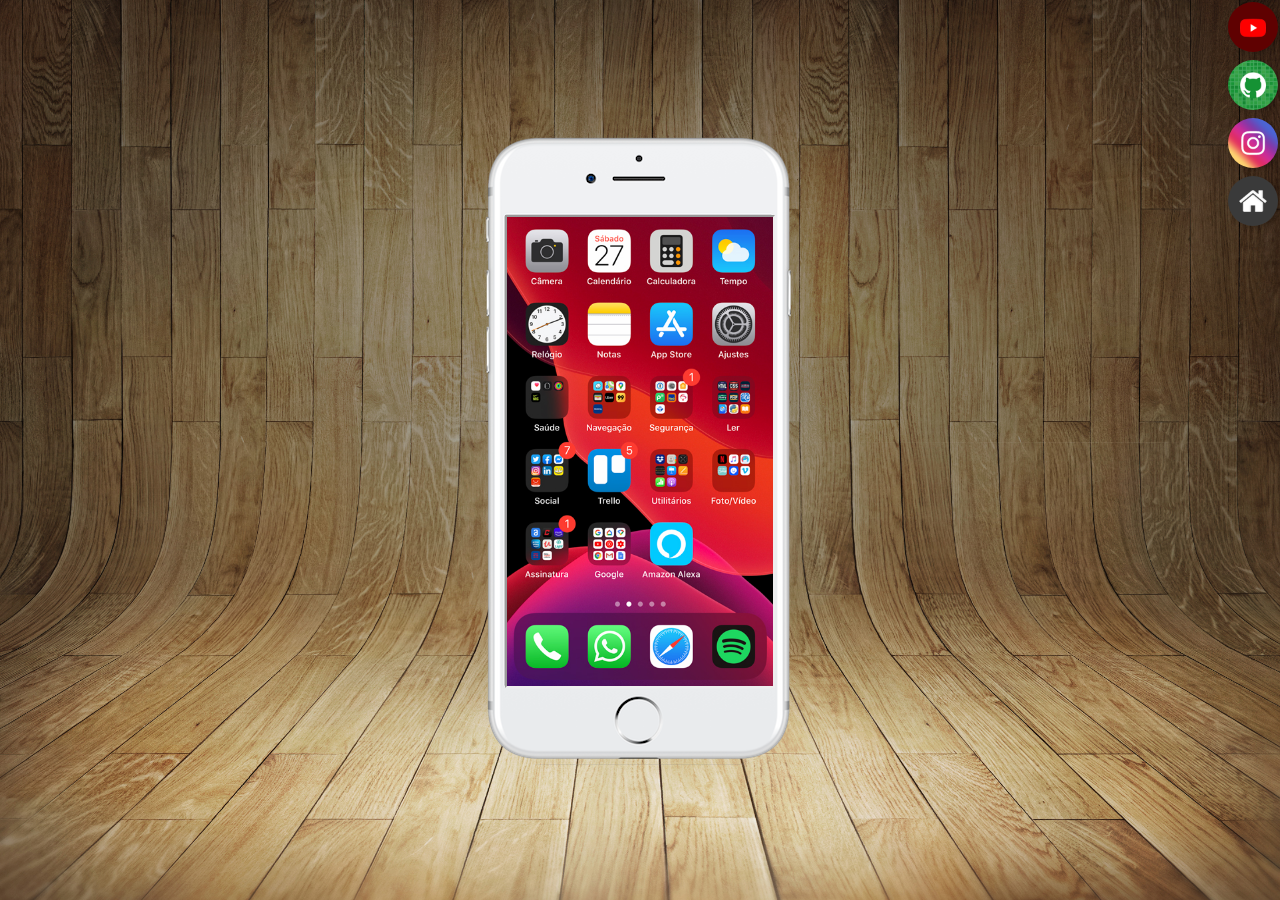
<file: index.html>
<!DOCTYPE html>
<html lang="pt-br">
<head>
    <meta charset="UTF-8">
    <meta name="viewport" content="width=device-width, initial-scale=1.0">
    <title>Document</title>
    <link rel="shortcut icon" href="favicon.ico" type="image/x-icon">
    <link rel="stylesheet" href="estilos/style.css">
</head>
<body>
    <main>
        <section id="tel">
            <iframe src="home.html" name="tela" id="tea">
                Seu navegador não suporta iframes.
            </iframe>
        </section>

        <section id="redes">
            <a href="yt.html" target="tela"> <img src="imagens/logo-youtube.jpg" alt="Youtube"></a> <br>
            <a href="gt.html" target="tela"><img src="imagens/logo-github.jpg" alt="Github"></a> <br>
            <a href="ig.html" target="tela"> <img src="imagens/logo-instagram.jpg" alt=" Instagram"></a> <br>
            <a href="home.html" target="tela"> <img src="imagens/logo-home.jpg" alt="Home"></a>
        </section>
    </main>
</body>
</html>
</file>
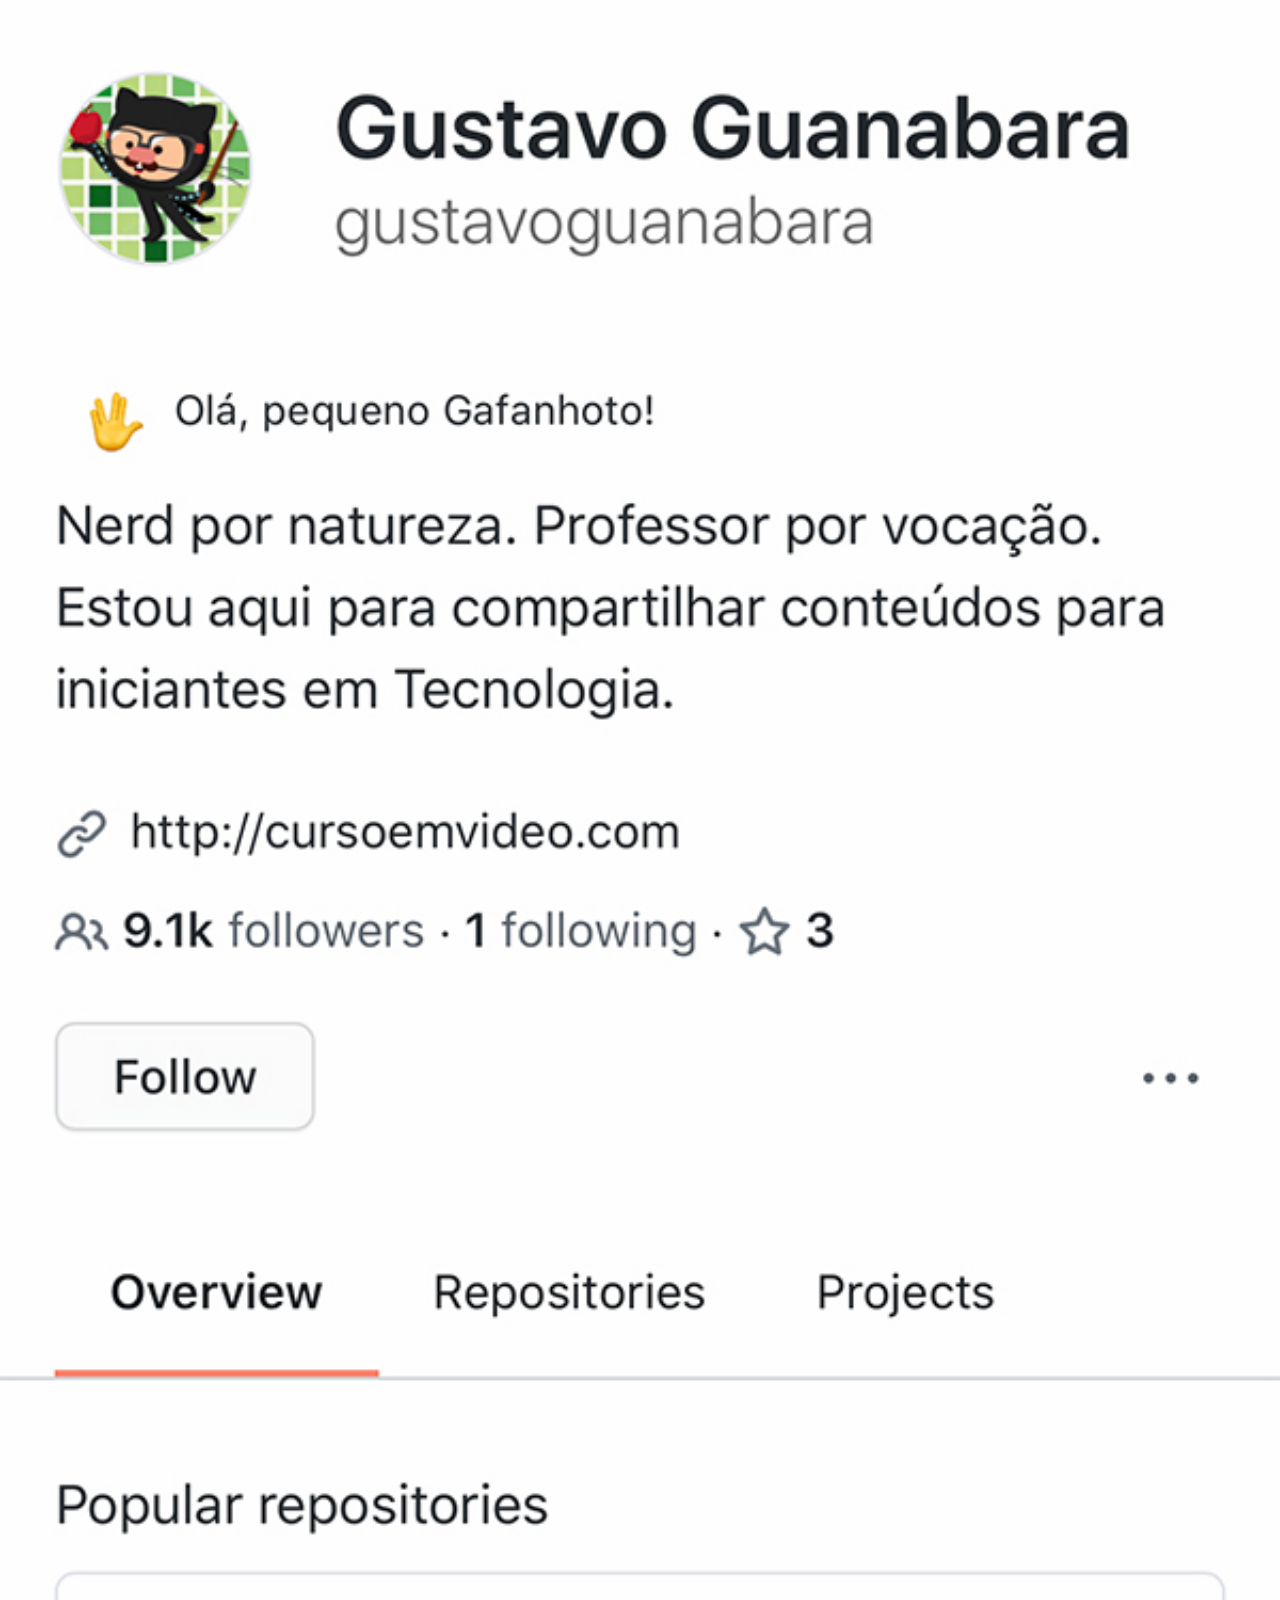
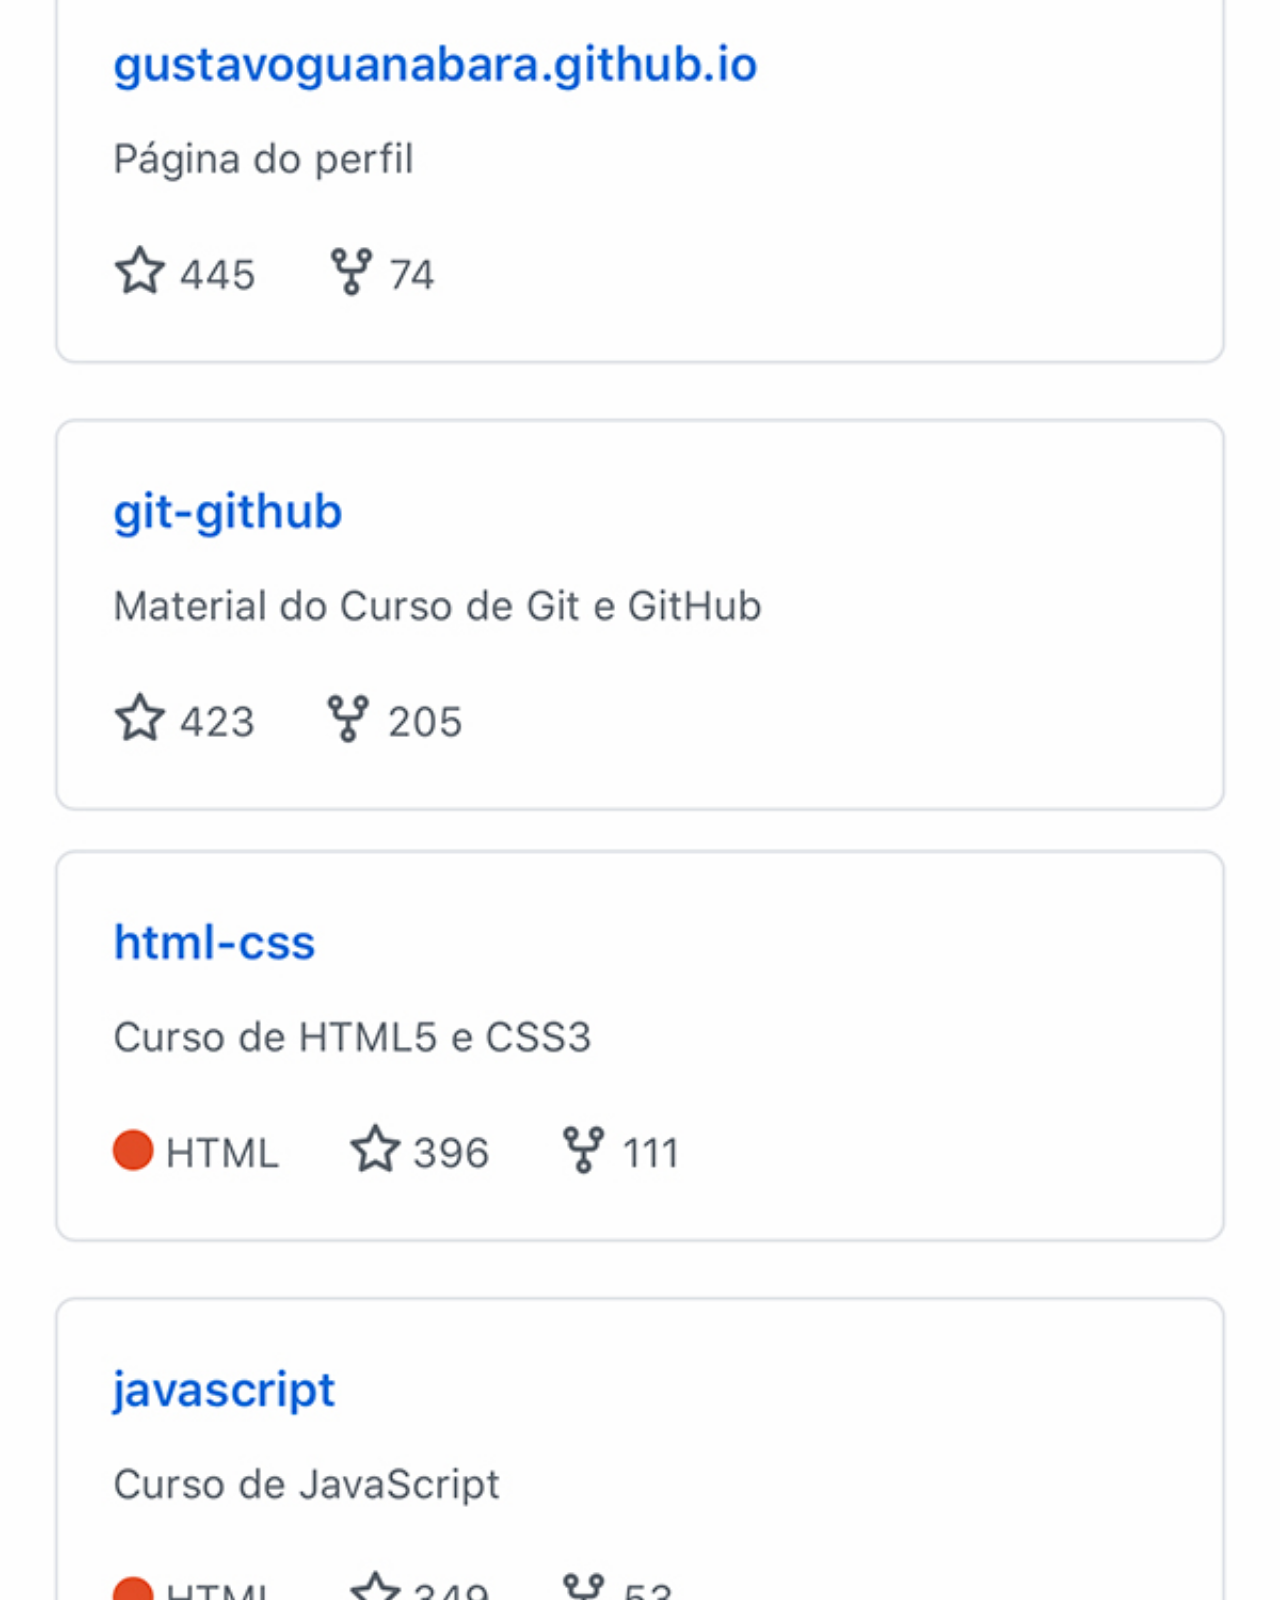
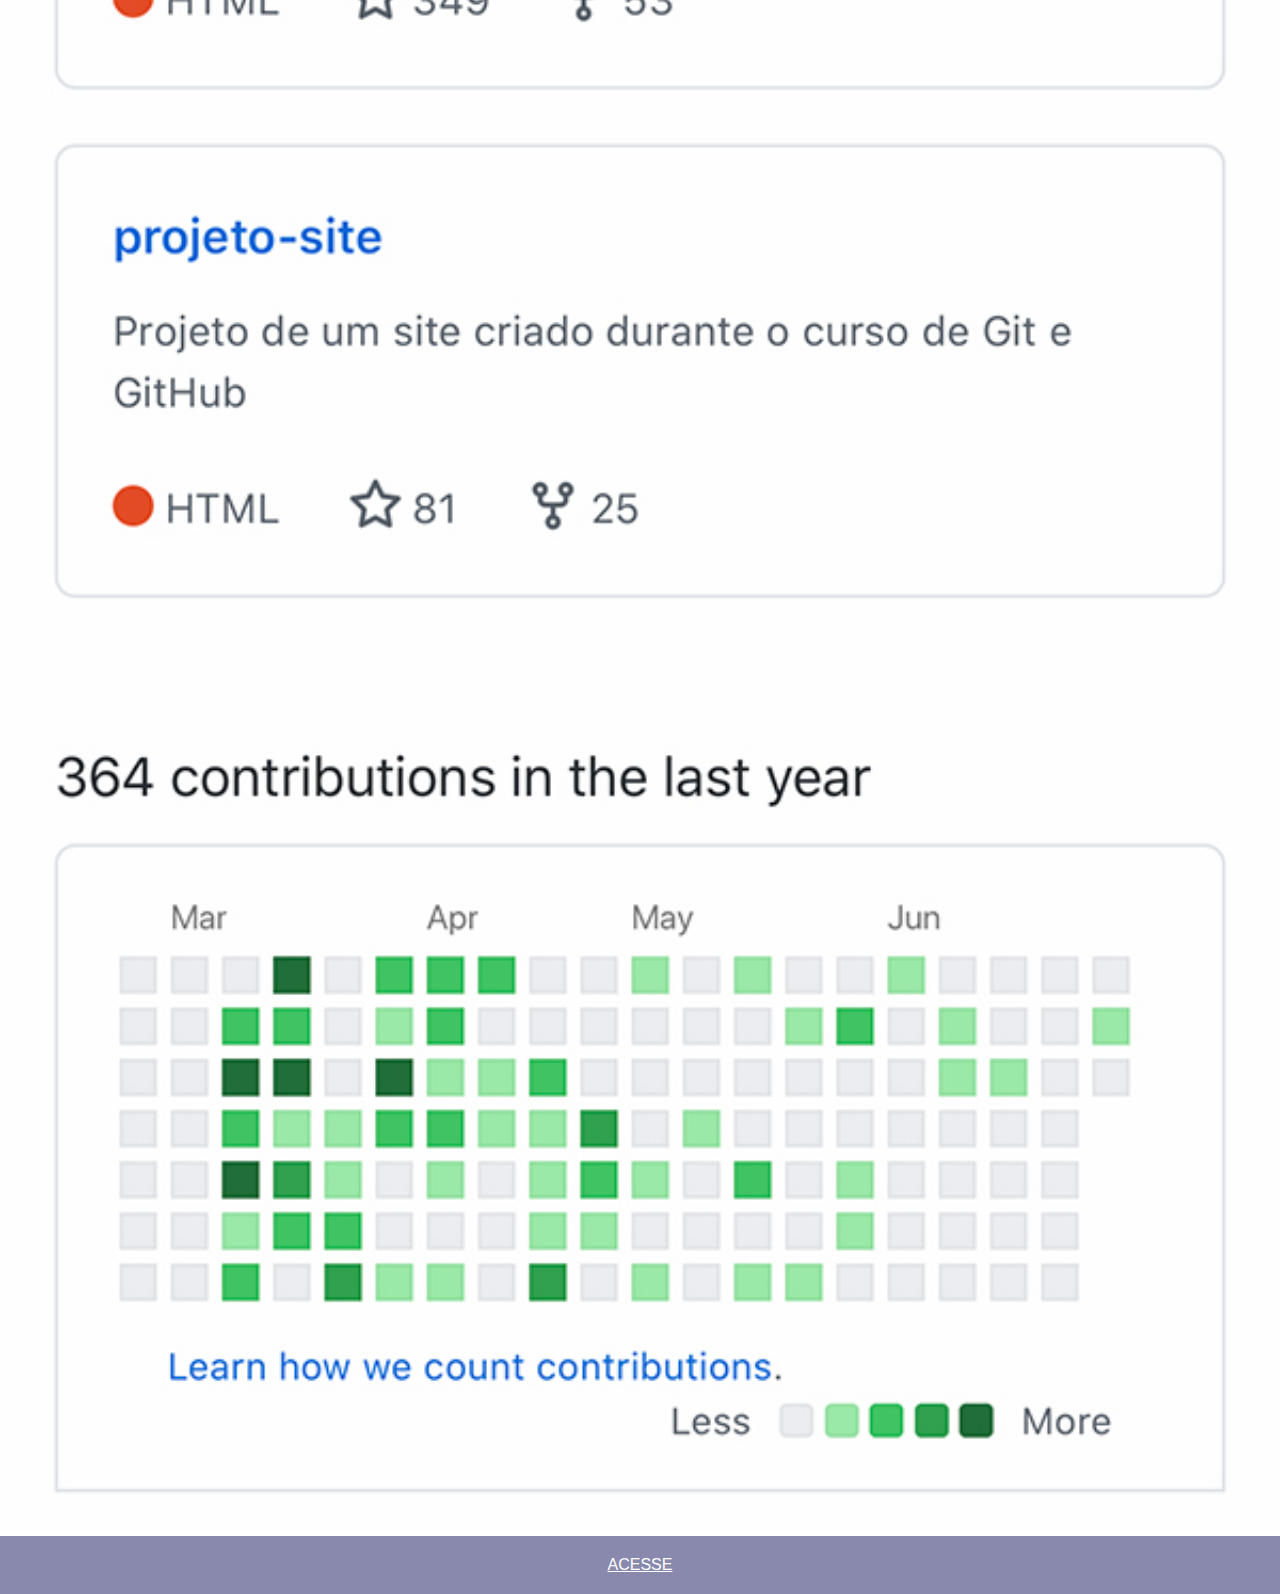
<file: gt.html>
<!DOCTYPE html>
<html lang="pt-br">
<head>
    <meta charset="UTF-8">
    <meta name="viewport" content="width=device-width, initial-scale=1.0">
    <title>gt</title>
    <style>
        *{
            font-family: Arial, Helvetica, sans-serif;
            padding: 0px;
            margin: 0px;
        }
        ::-webkit-scrollbar {
            width: 0px;
            height: 0px;
        }
        img{
            width: 100%;
            height: auto;
        }
        a{
            text-align: center;
            display: block;
            padding: 20px;
            color: white;
            background-color: rgba(33, 33, 101, 0.53);
        }
    </style>
</head>
<body>
    <img src="imagens/tela-github.jpg" alt="github">
    <a href="https://github.com/Jardelferreiraa">ACESSE</a>
</body>
</html>
</file>
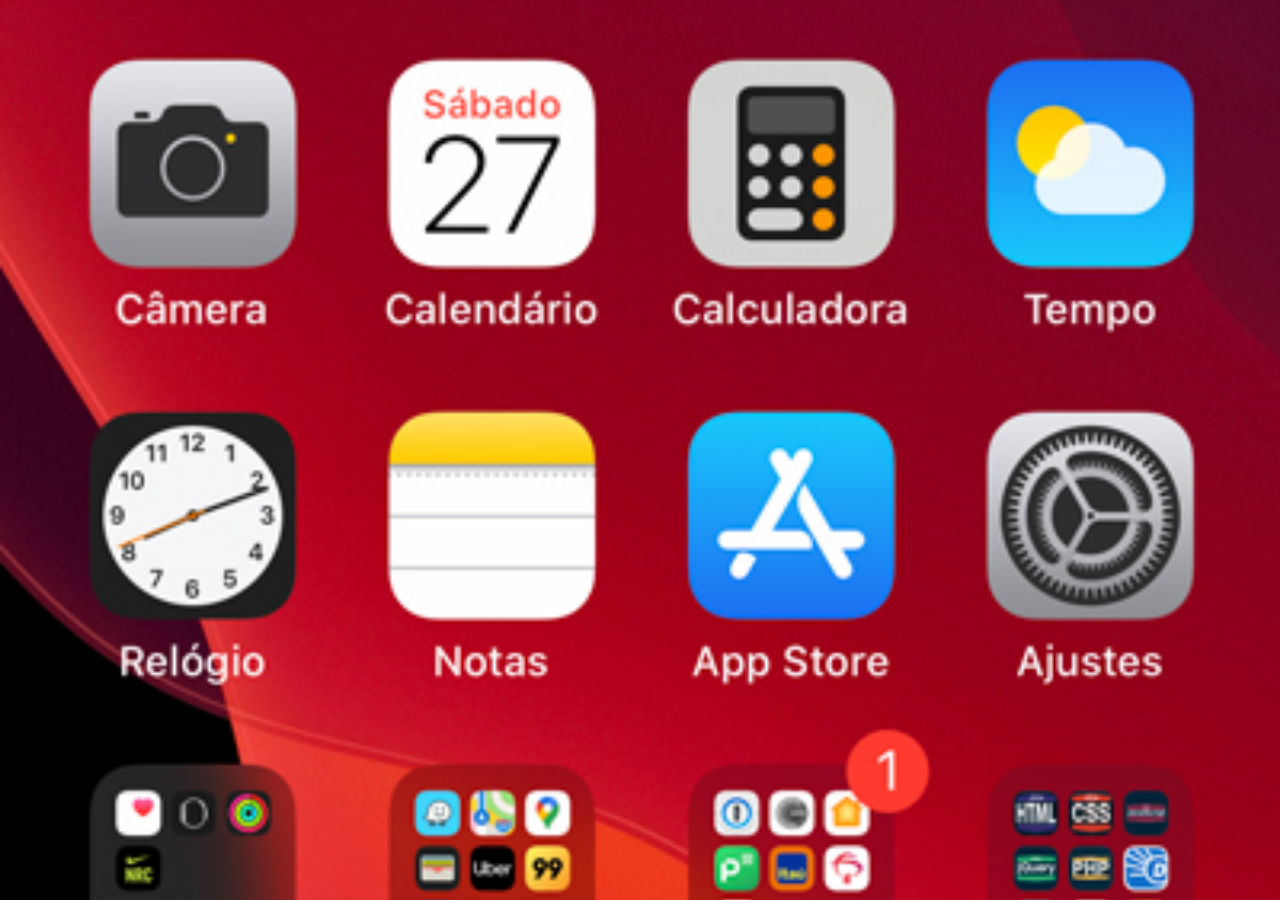
<file: home.html>
<!DOCTYPE html>
<html lang="pt-br">
<head>
    <meta charset="UTF-8">
    <meta name="viewport" content="width=device-width, initial-scale=1.0">
    <title>home</title>
</head>
<style>
    * {
        margin: 0;
        padding: 0;
    }
    body {
        width: 100vw;
        height: 100vh;
        background: black url('imagens/tela-home.jpg') no-repeat top center;
        background-size: cover;
    }
</style>
<body>
    
</body>
</html>
</file>
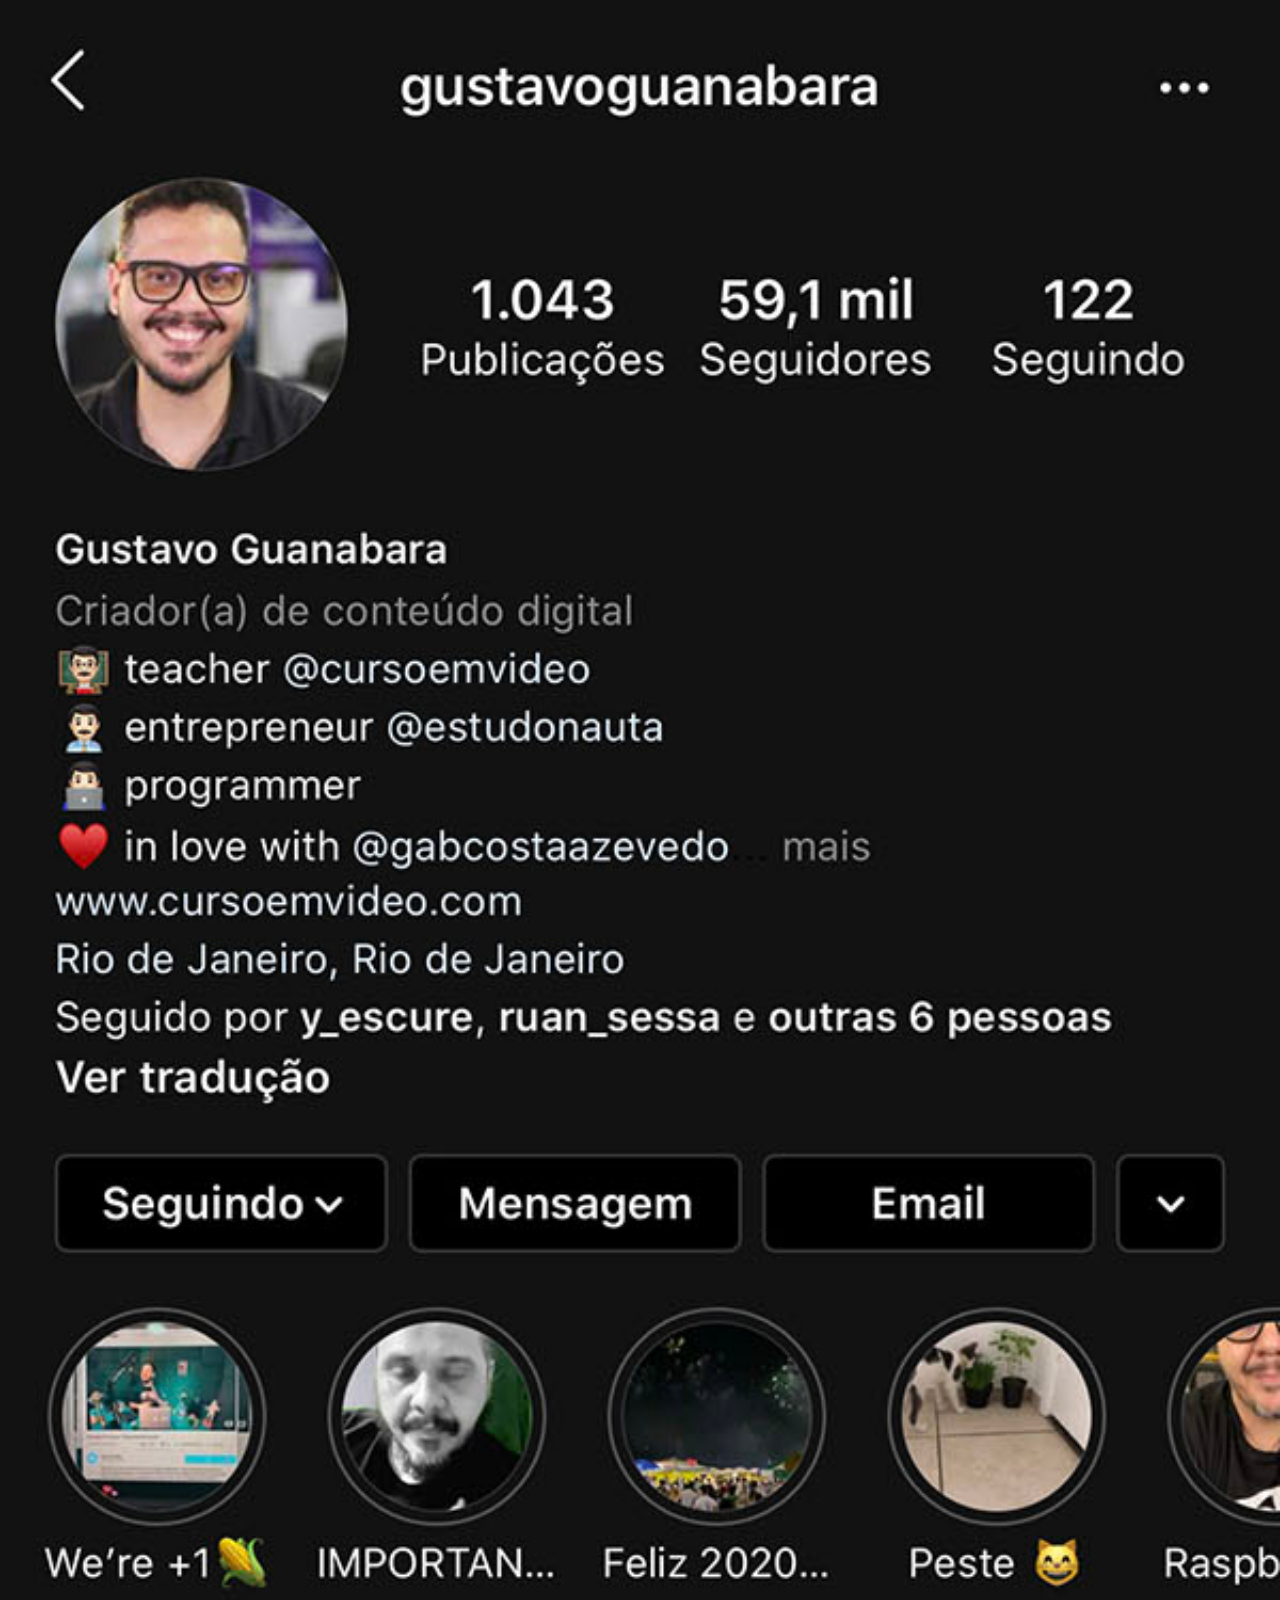
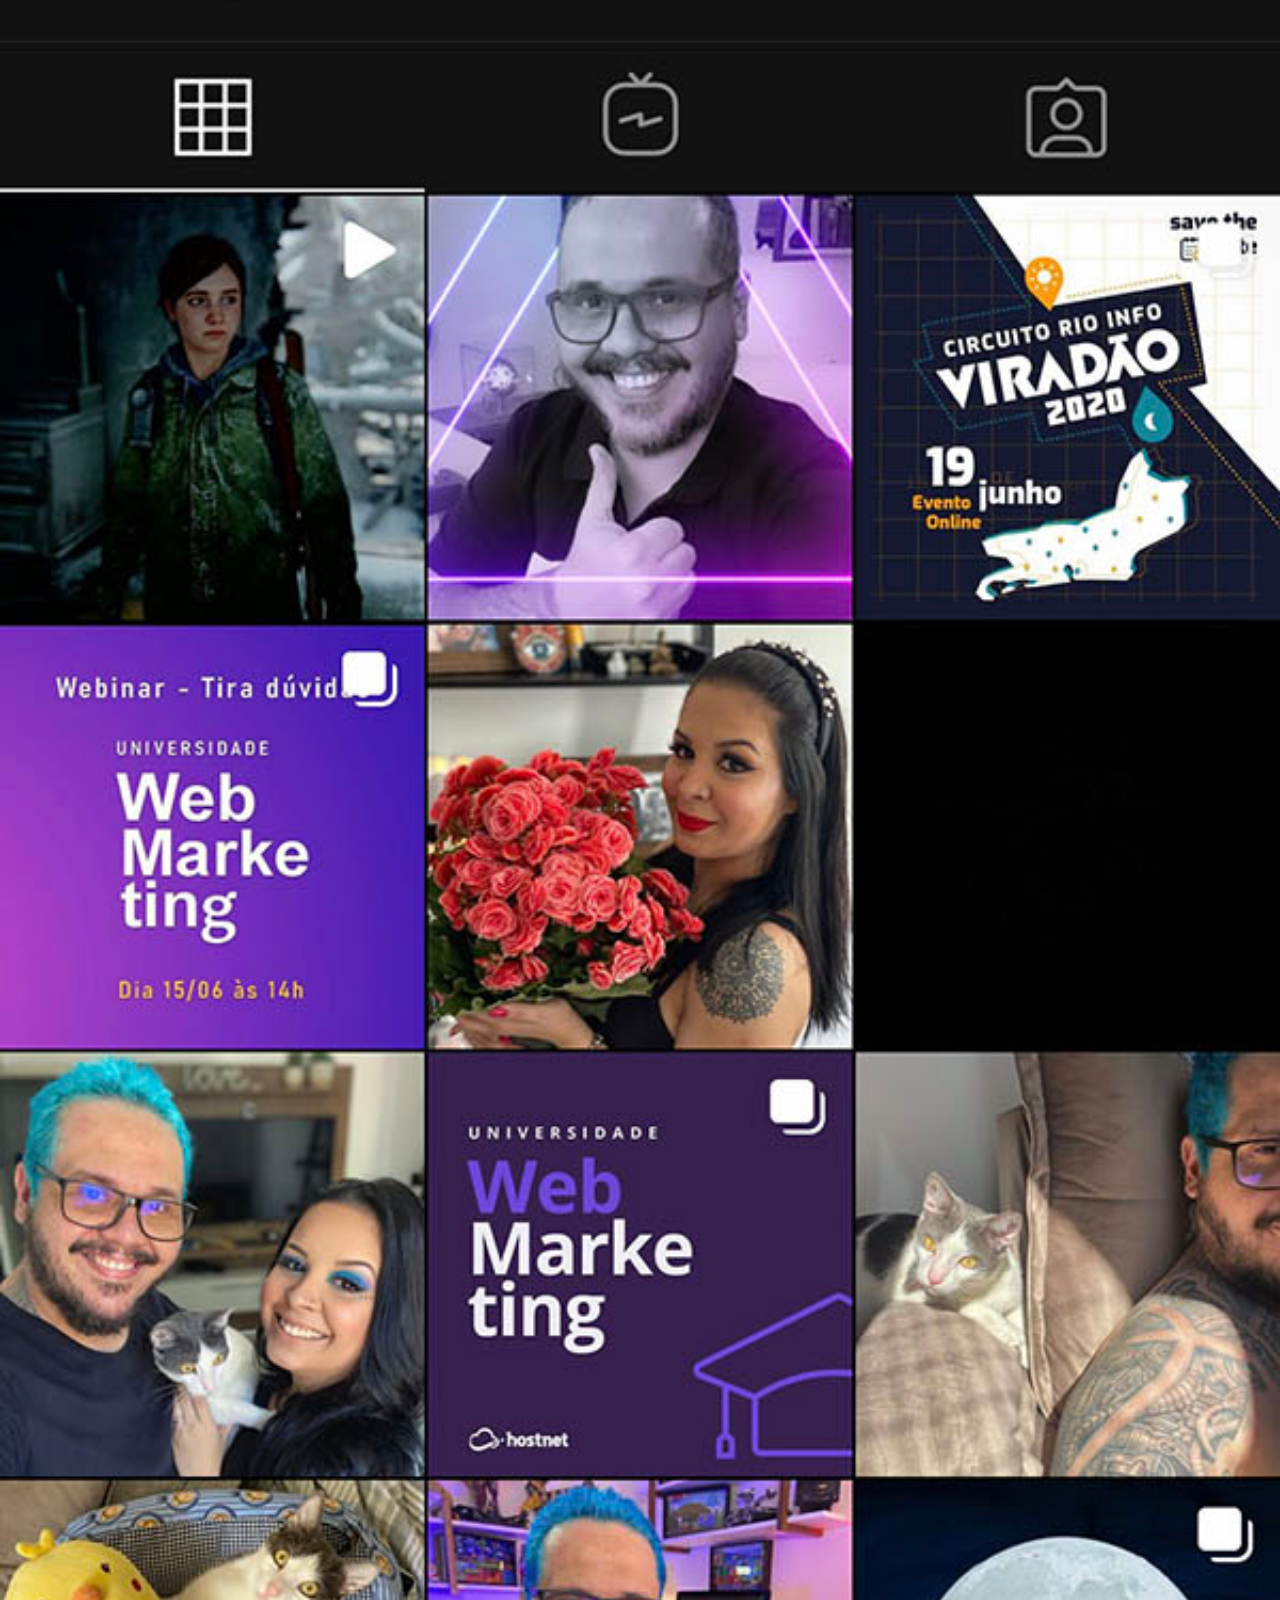
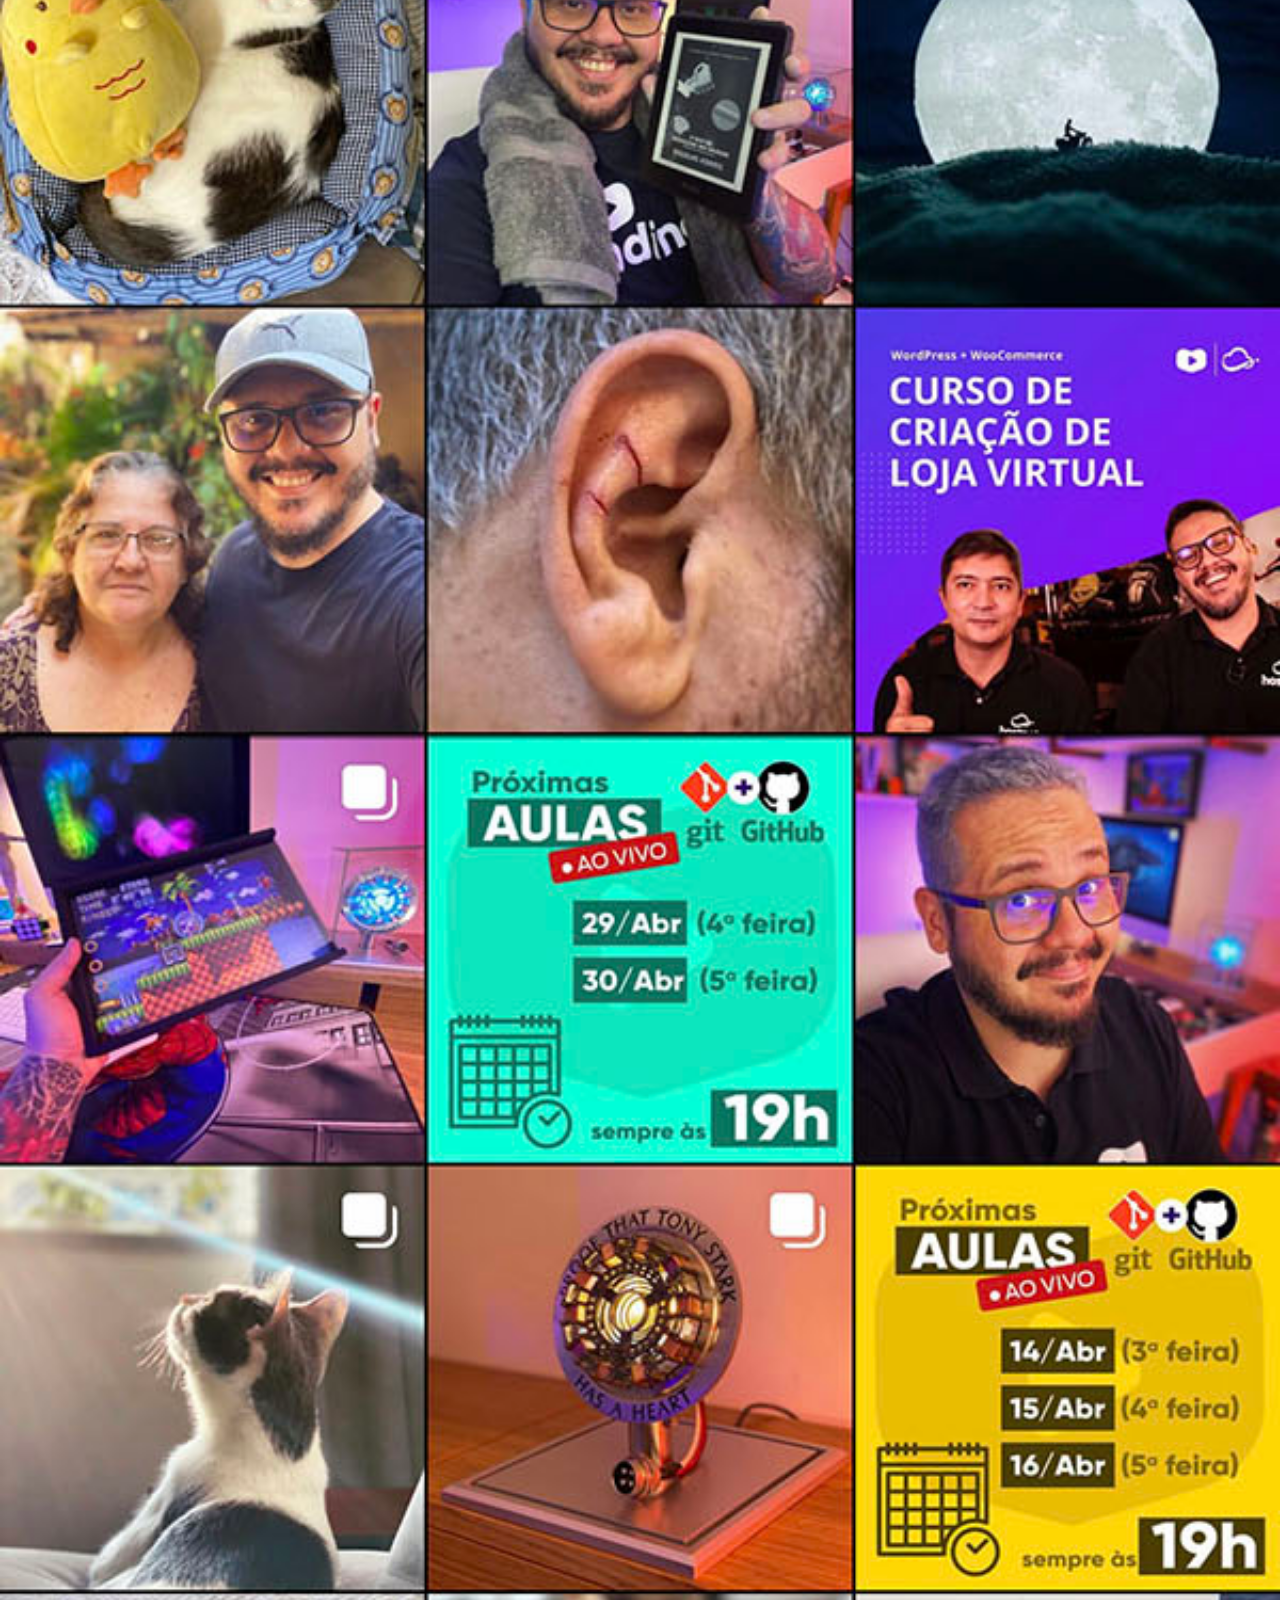
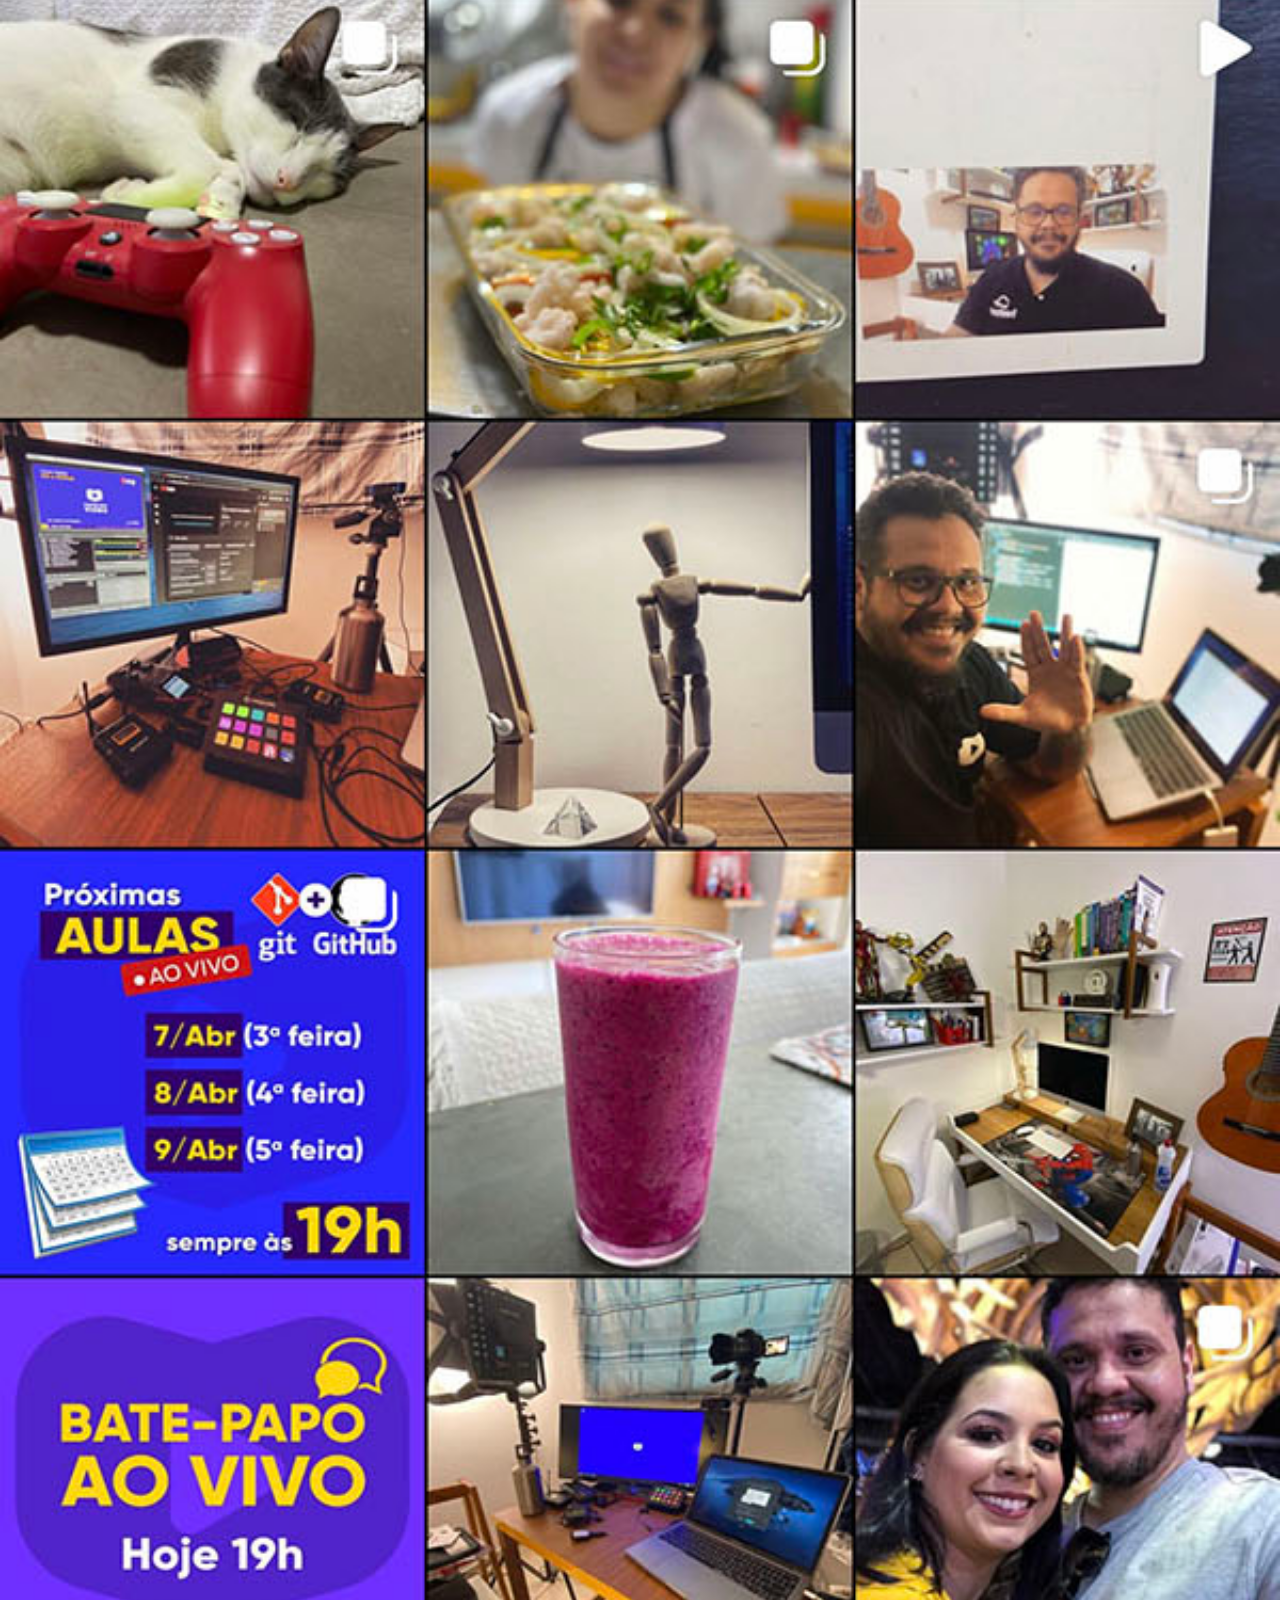
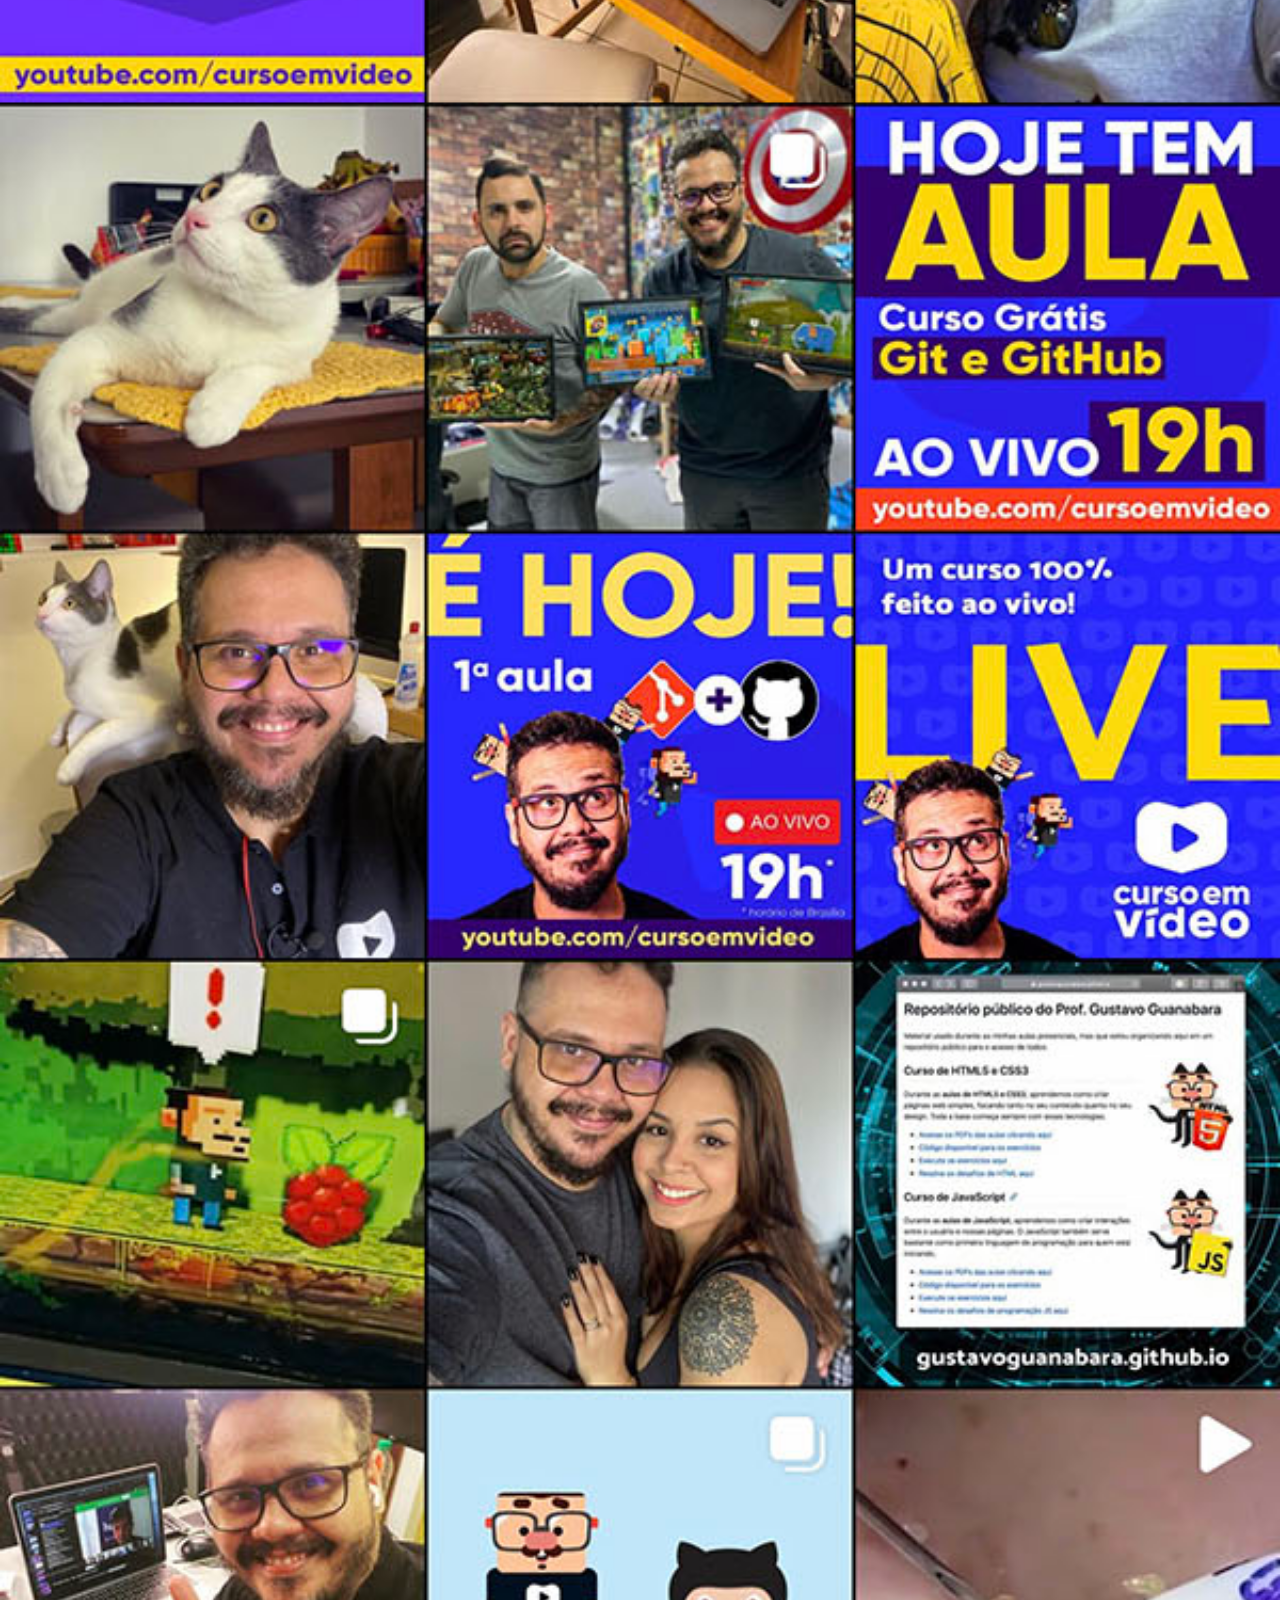
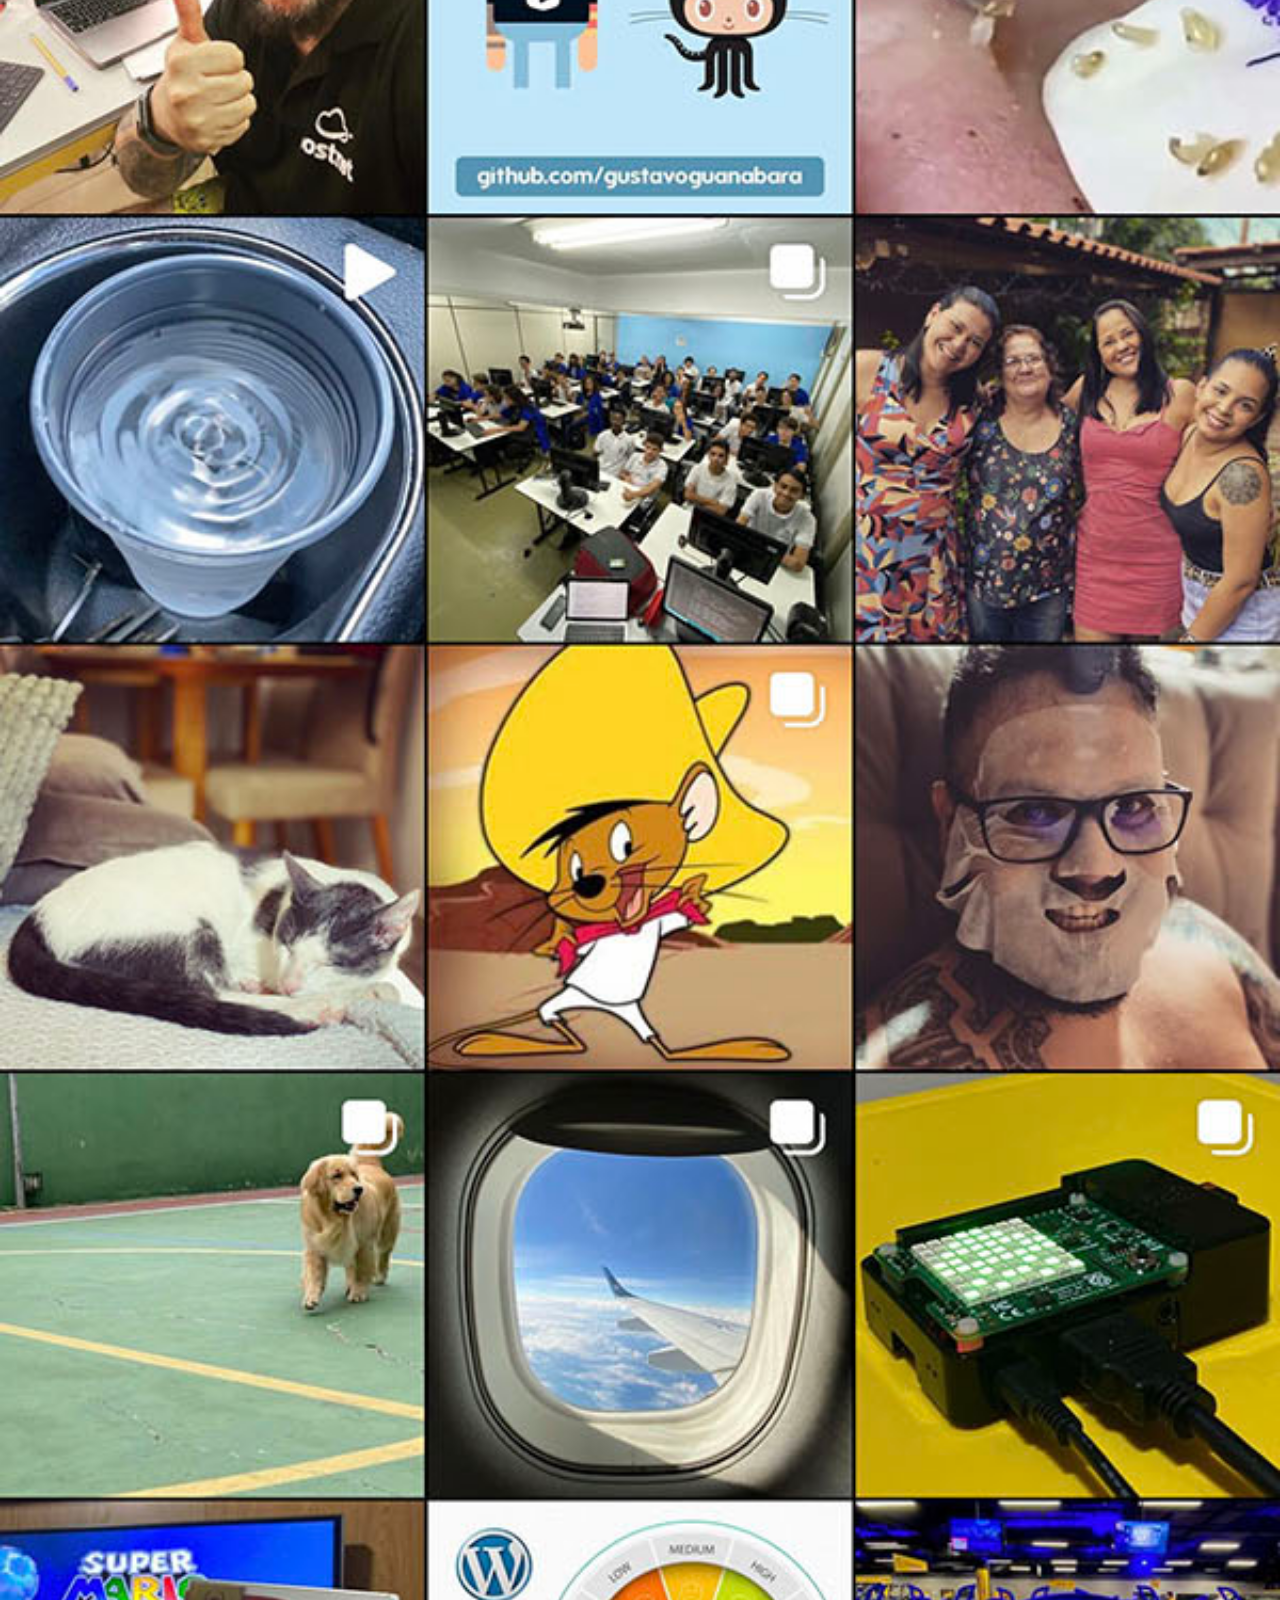
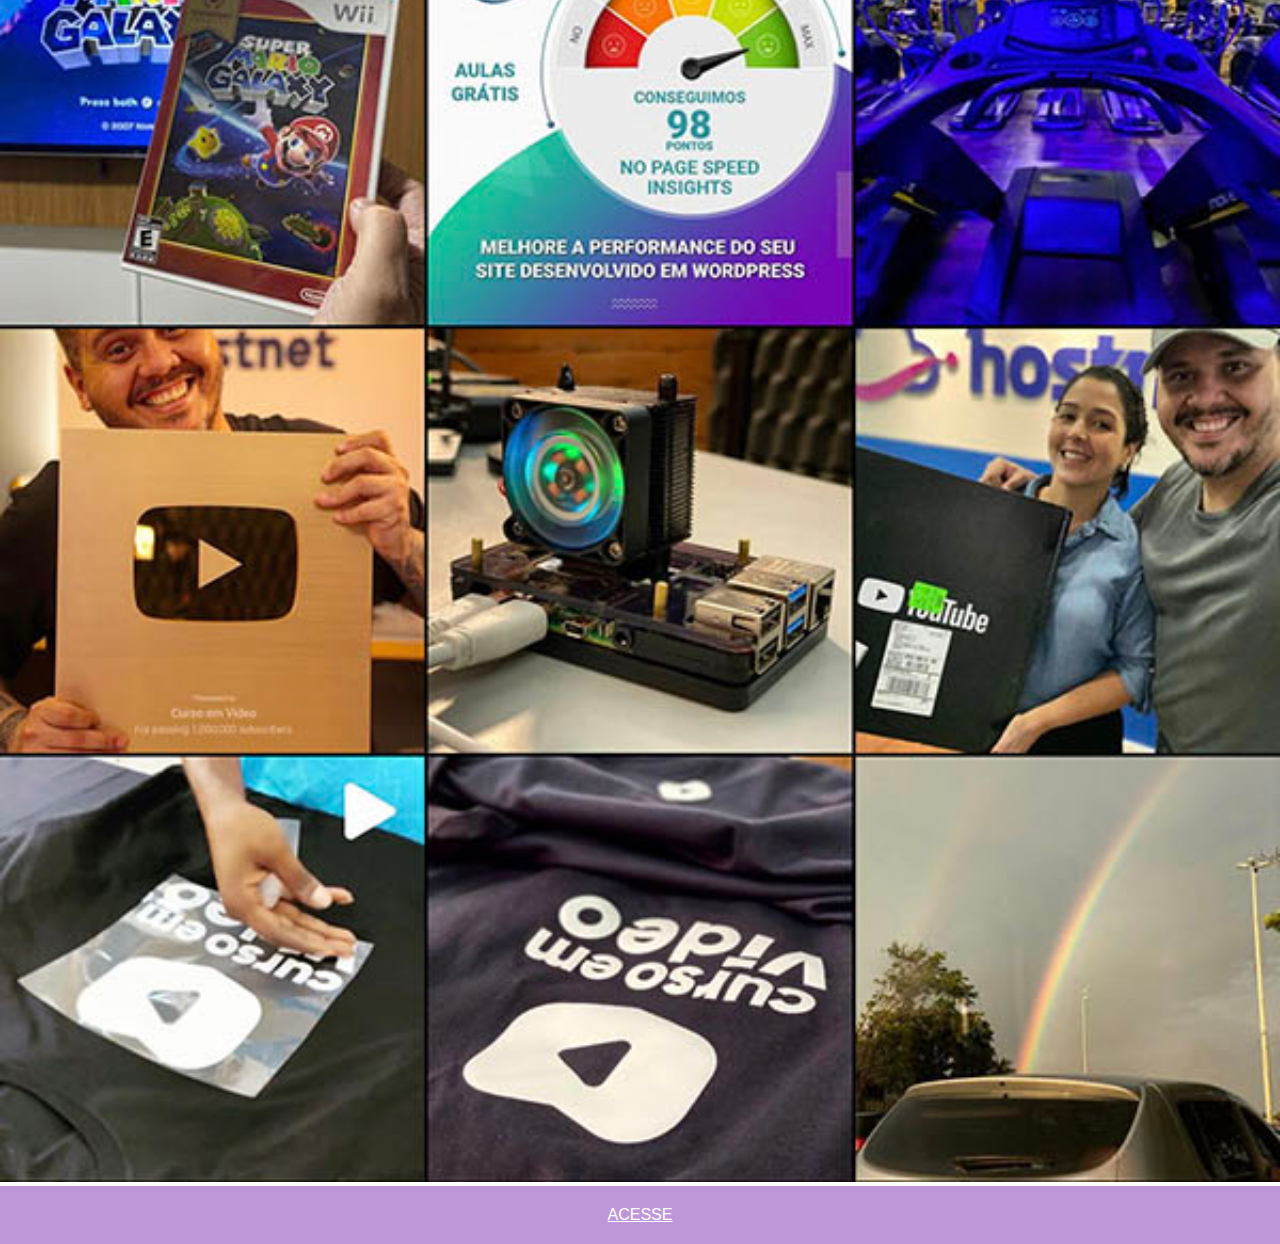
<file: ig.html>
<!DOCTYPE html>
<html lang="pt-br">
<head>
    <meta charset="UTF-8">
    <meta name="viewport" content="width=device-width, initial-scale=1.0">
    <title>ig</title>
</head>
<style>
    * {
        font-family: Arial, Helvetica, sans-serif;
        padding: 0px;
        margin: 0px;
    }
    ::-webkit-scrollbar {
        width: 0px;
        height: 0px;
    }
    img{
        width: 100%;
        height: auto;
    }
    a{
        text-align: center;
        display: block;
        padding: 20px;
        color: white;
        background-color: rgba(131, 58, 180, 0.53);
    }
</style>
<body>
    <img src="imagens/tela-instagram.jpg" alt="Instagram">
    <a href="https://www.instagram.com/jardelj_/" target="_blank">ACESSE</a>
</body>
</html>
</file>
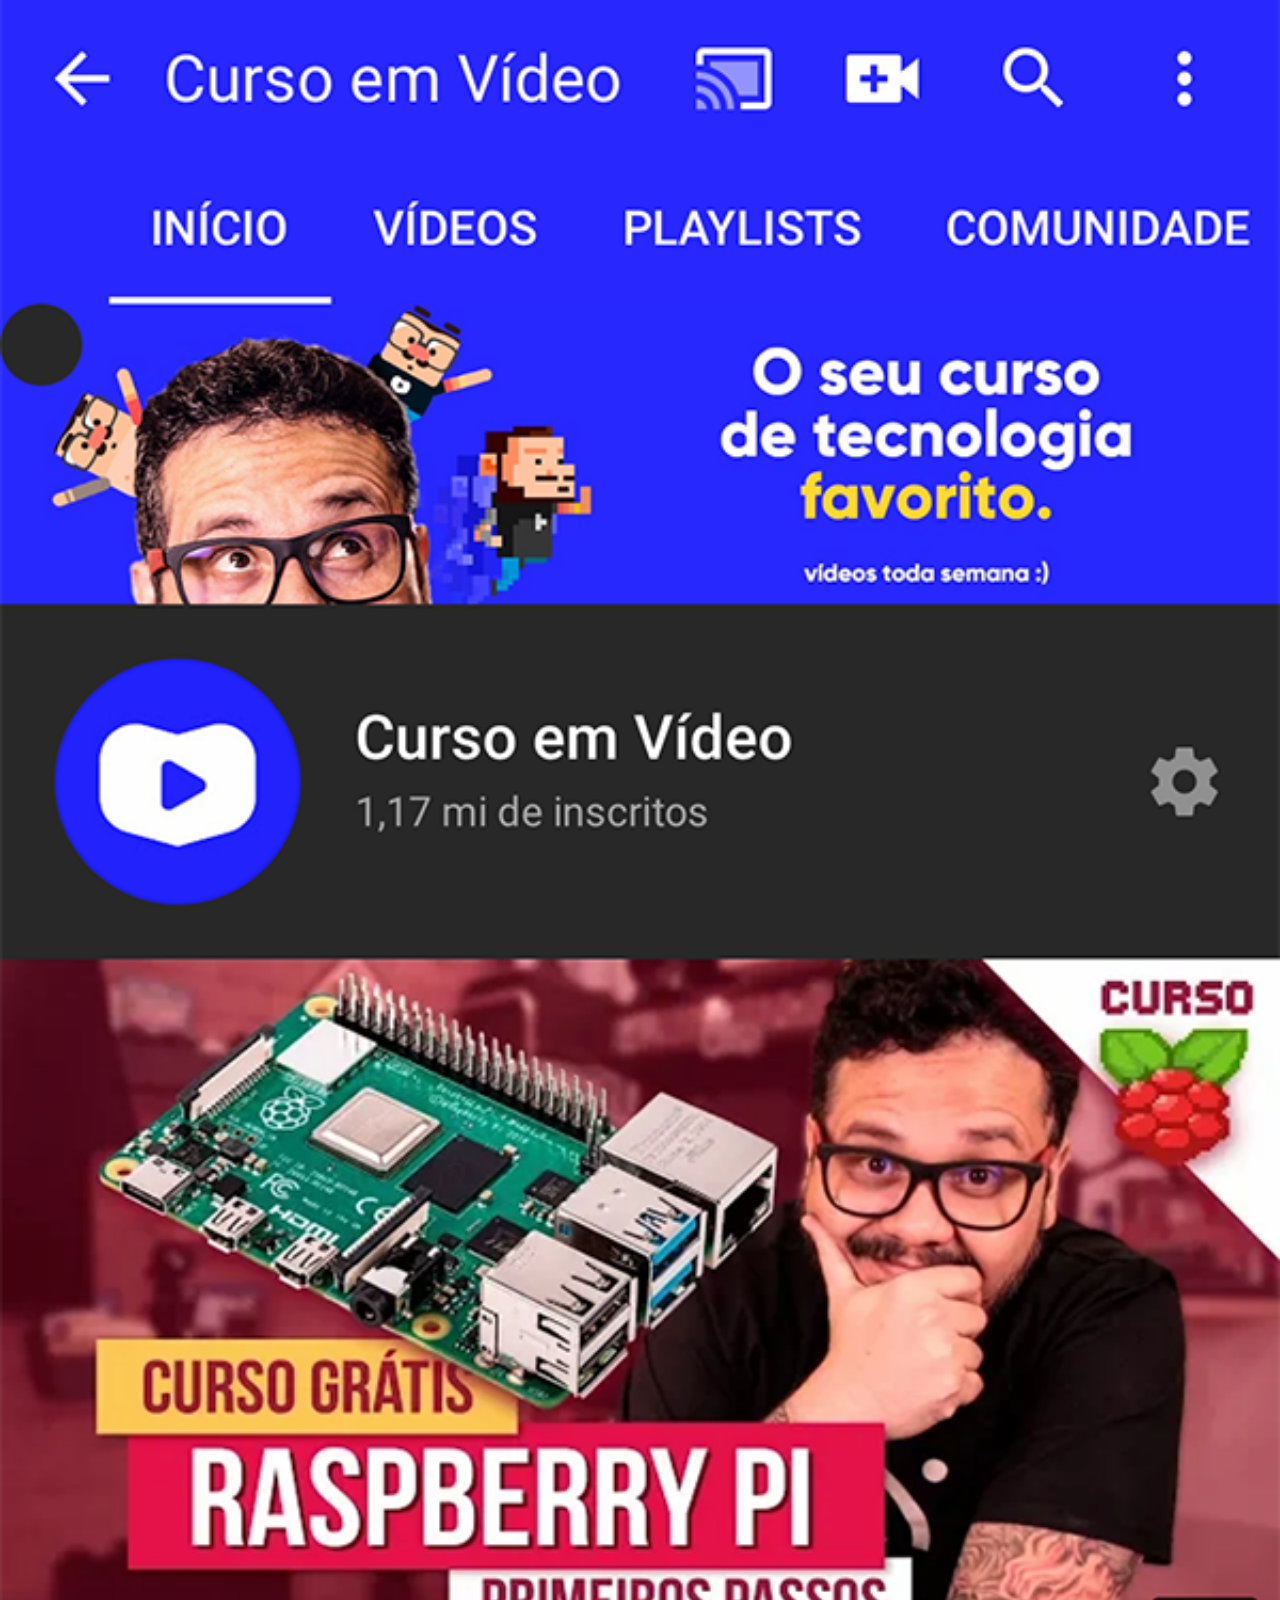
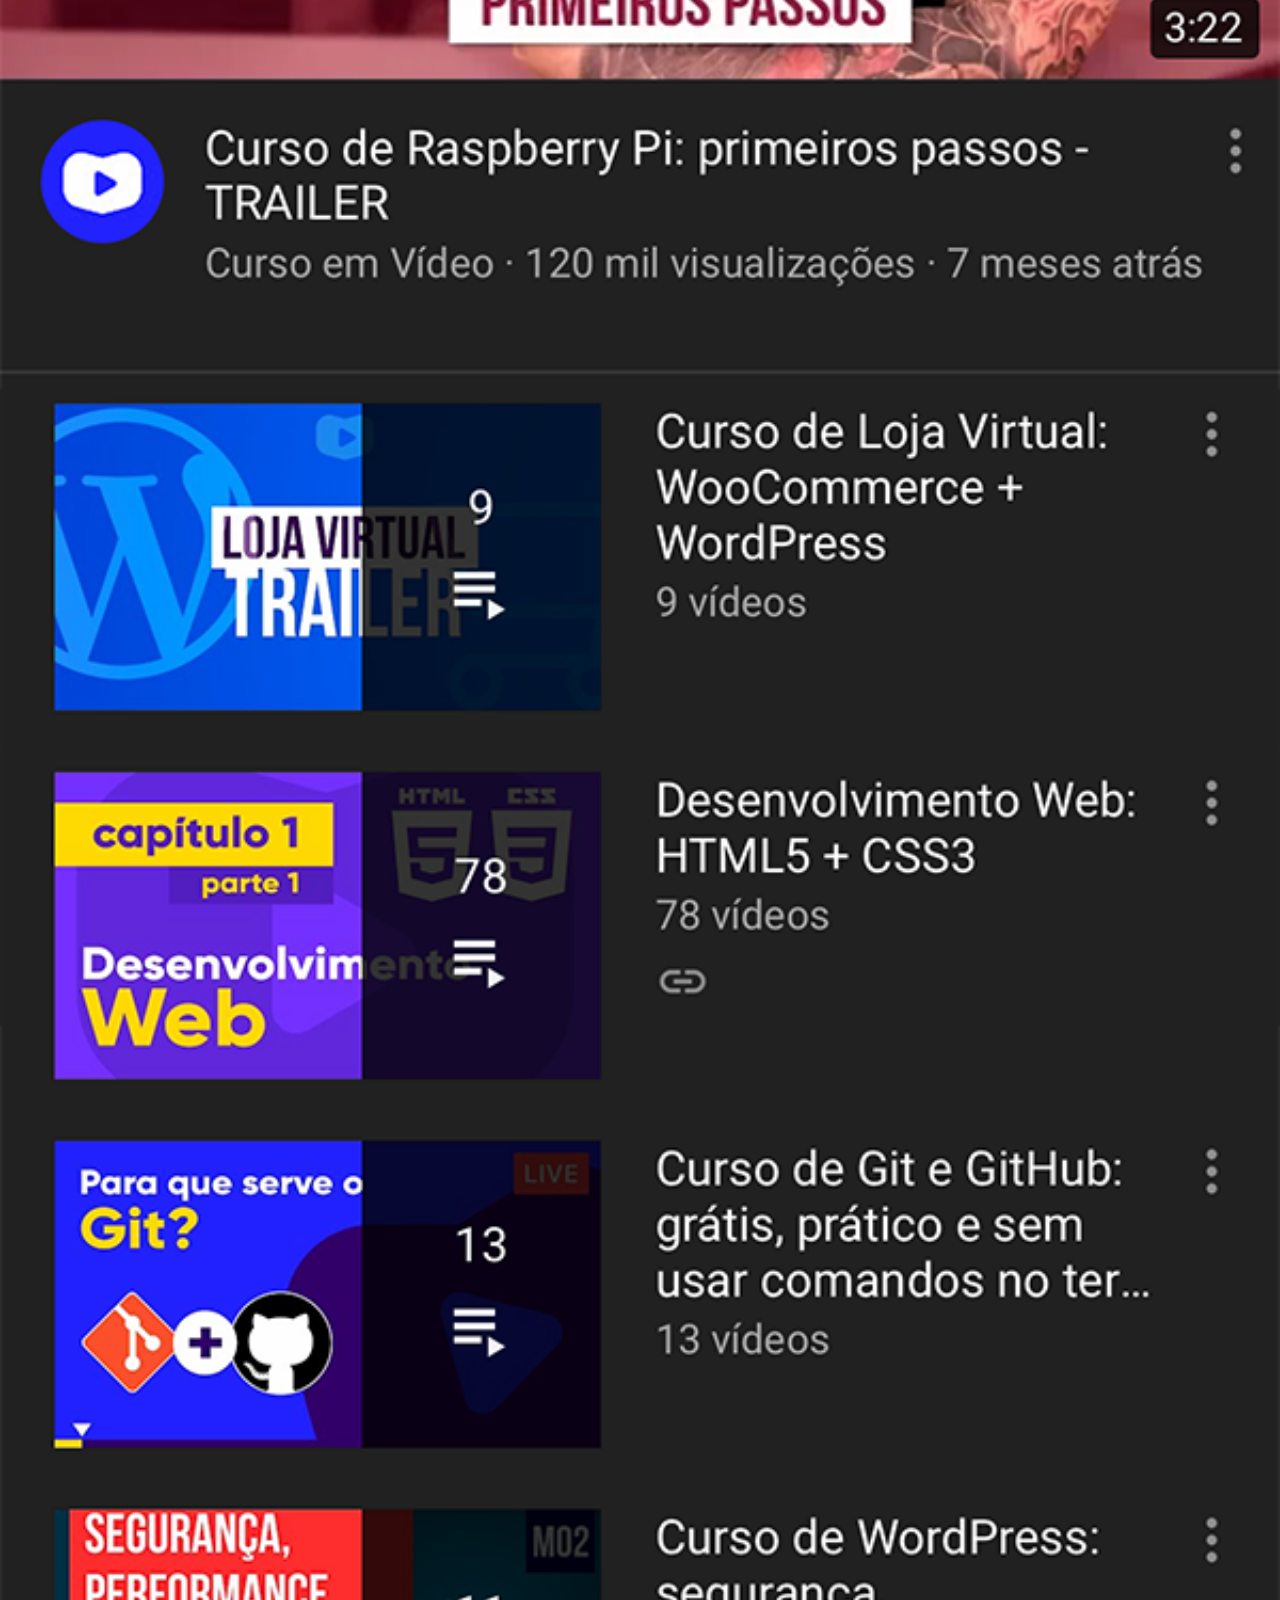
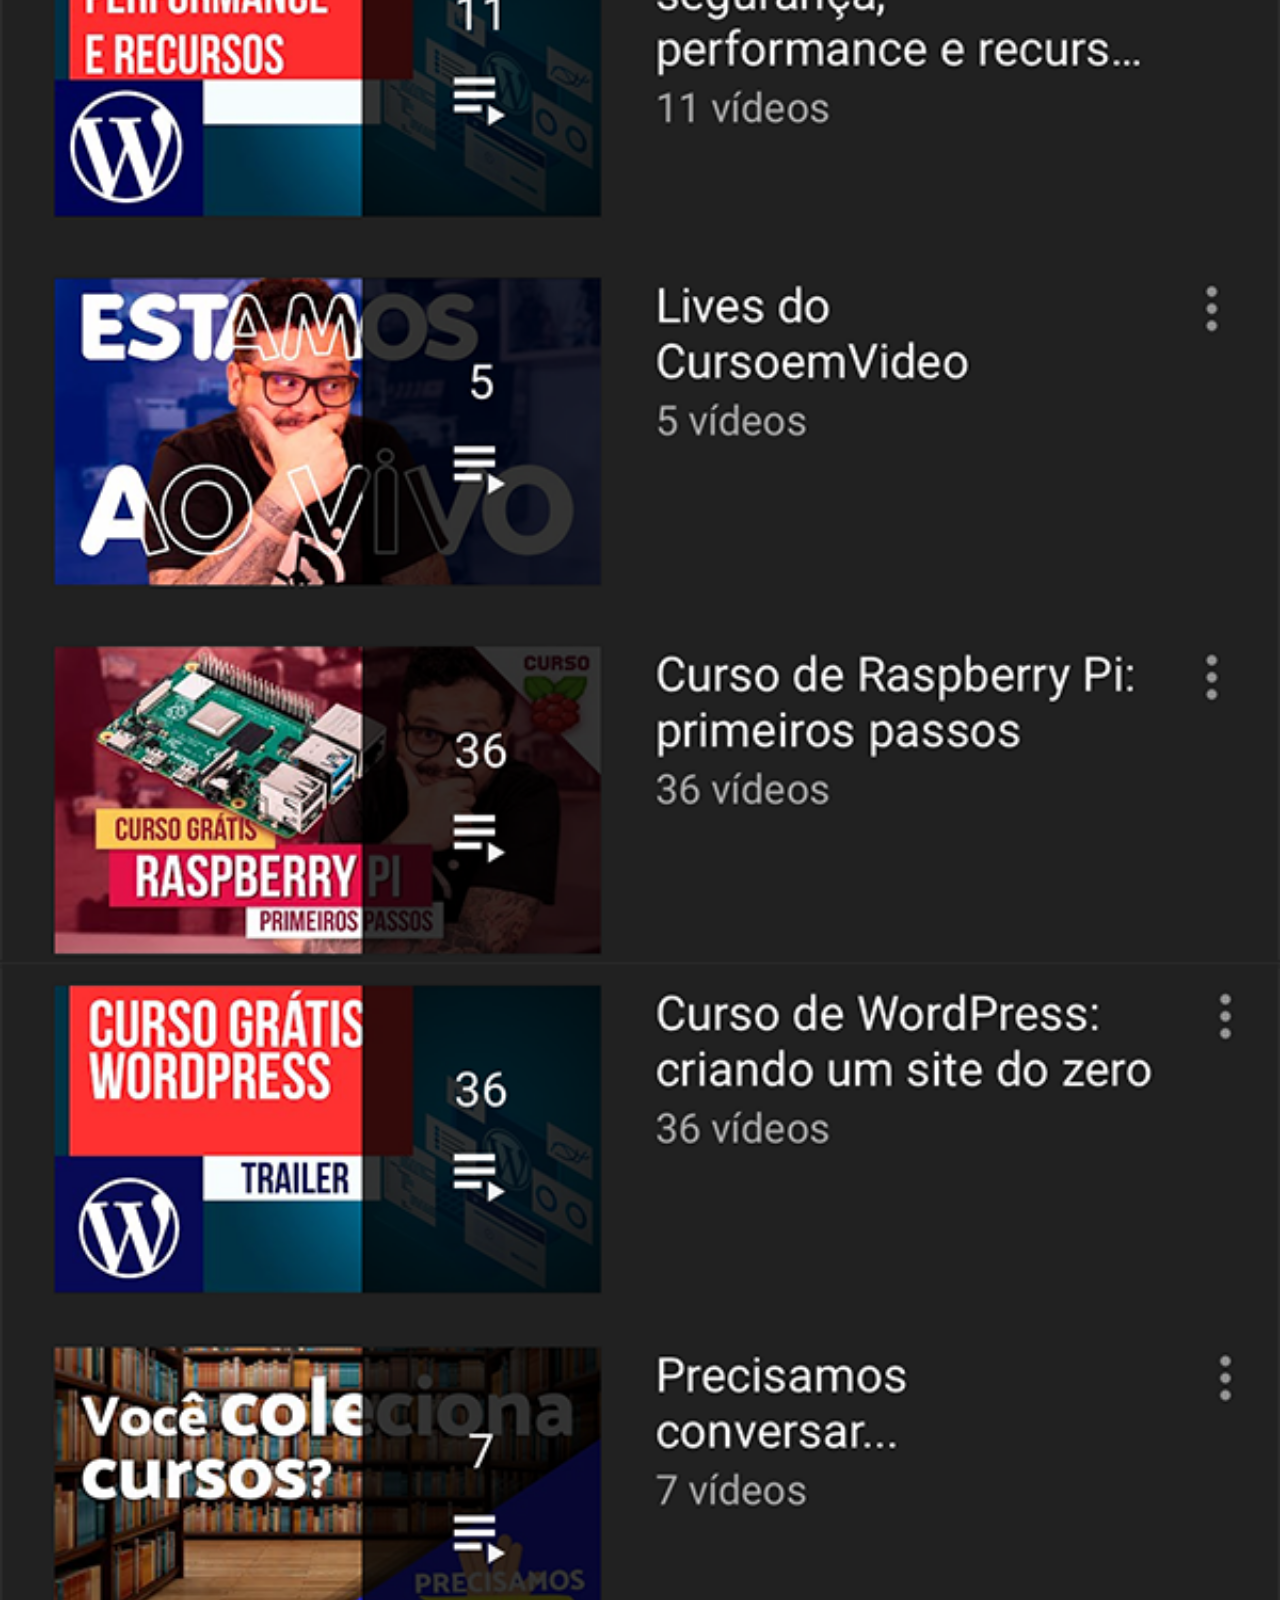
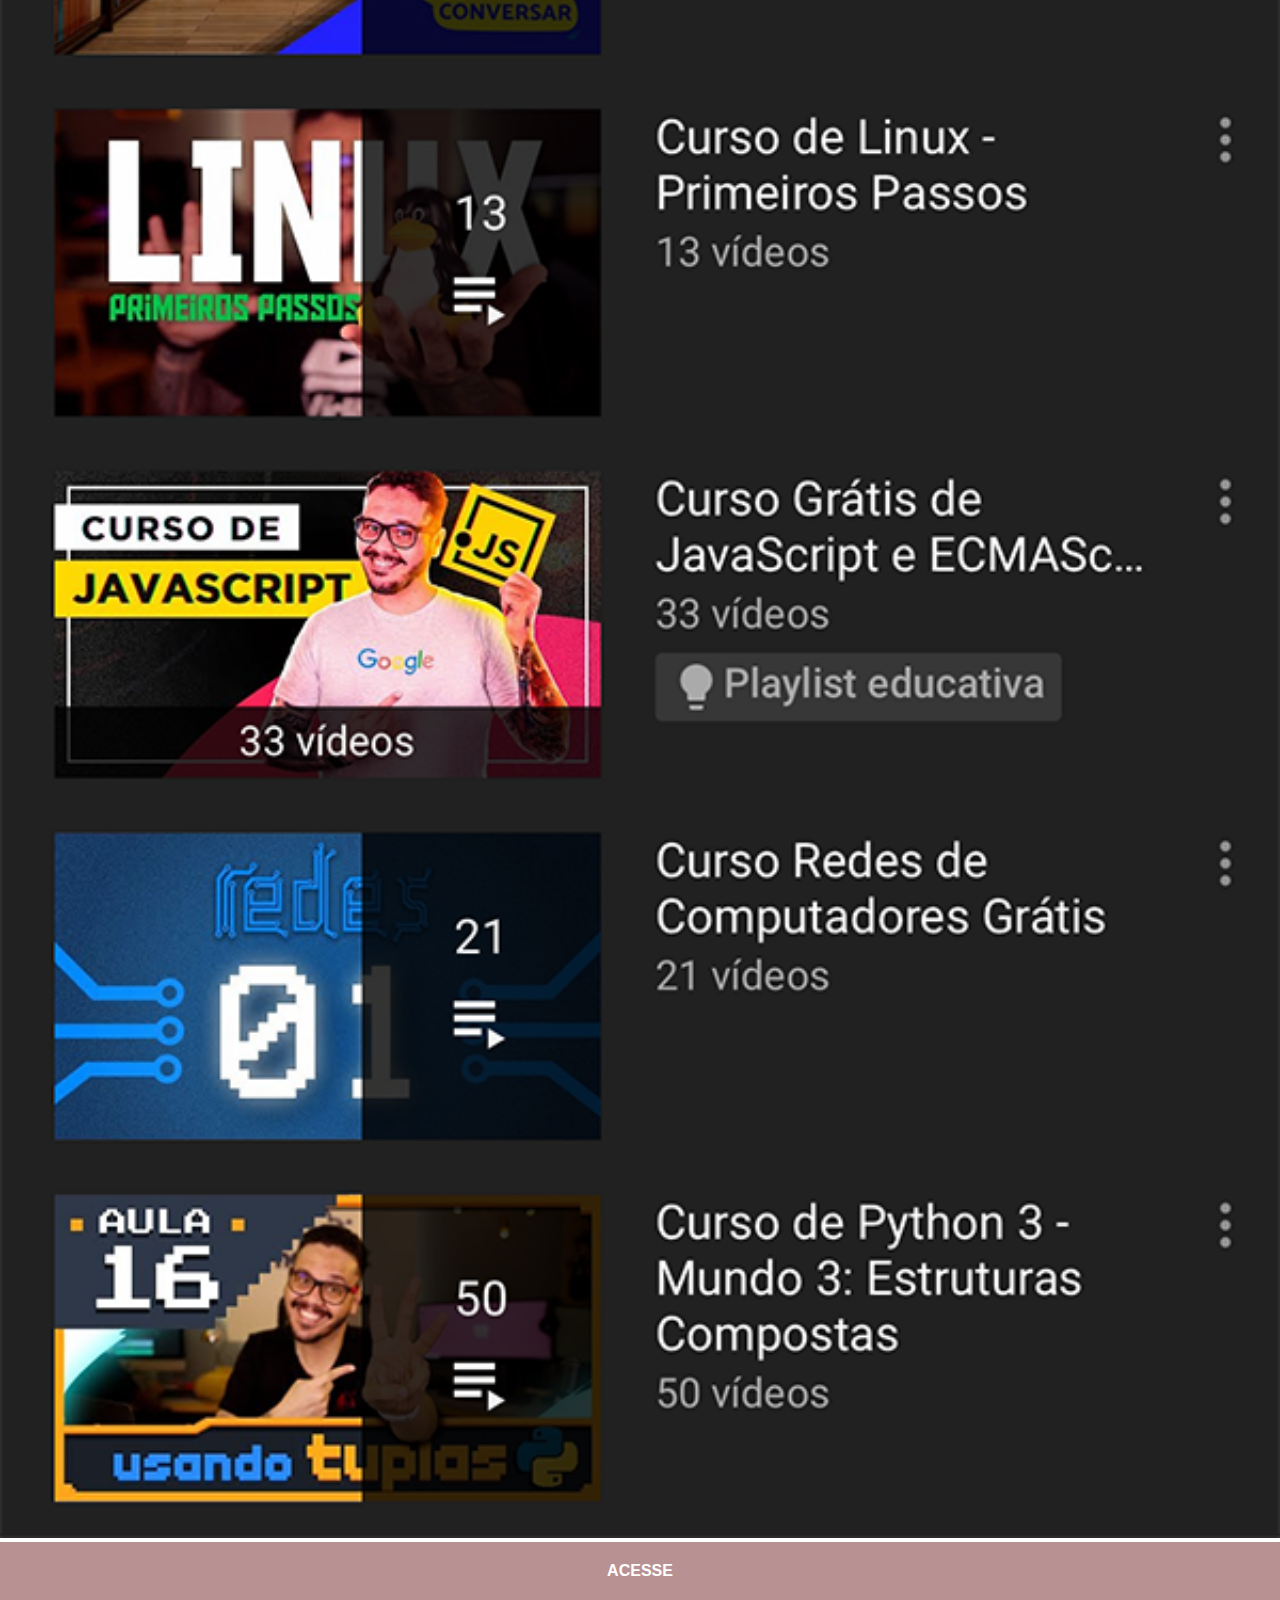
<file: yt.html>
<!DOCTYPE html>
<html lang="pt-br">
<head>
    <meta charset="UTF-8">
    <meta name="viewport" content="width=device-width, initial-scale=1.0">
    <title>yt</title>
    <style>
        body {
        margin: 0px;
        padding: 0px;
        font-family: Arial, Helvetica, sans-serif;
        }
        ::-webkit-scrollbar {
            width: 0px;
            height: 0px;
        }
        img{
            width: 100%;
            height: auto;
        }
        a{
            display: block;
            padding: 20px;
            background-color: rgba(100, 16, 16, 0.456);
            text-align: center;
            color: white;
            text-decoration: none;
            font-weight: bolder;
        }
    </style>
</head>
<body>
    <img src="imagens/tela-youtube.png" alt="youtube">
    <a href="https://www.youtube.com/@cursoemvideo" target="_blank"> ACESSE</a>
</body>
</html>
</file>
<file: estilos/style.css>
@charset "UTF-8";

* {
    font-family: Arial, Helvetica, sans-serif;
    margin: 0px;
    padding: 0px;
}
html, body {
    height: 100vh;
    width: 100vw;
    background-color: black;
}
body {
    background: url('../imagens/fundo-madeira.jpg') no-repeat top center;
    background-size: cover;
    background-attachment: fixed;
}
main {
    height: 100vh;
    position: relative;
}
#tel {
    position: absolute; /* Centraliza na tela */
    top: 50%;
    left: 50%;
    transform: translate(-50%, -50%); /* Centraliza na tela */
    height: 630px;
    width: 314px;
    background: url('../imagens/frame-iphone.png'); /* Imagem do frame do iPhone */

}
#tea {
    position: relative;
    top: 80px;
    left: 22px;
    width: 266px;
    height: 469px;
}
#redes {
    text-align: right;
}
#redes img:hover {
    border: white 2px solid;
}
#redes img {
    width: 50px; /*Largura*/
    height: 50px; /*Altura*/
    border-radius: 50%; /*Deixa a imagem redonda*/
    margin: 2px; /*Espaçamento entre as imagens*/
    box-shadow: 2px 2px 5px #0000002e; /*Sombra*/
    box-sizing: border-box; /*Inclui a borda na largura e altura totais*/
}
</file>
